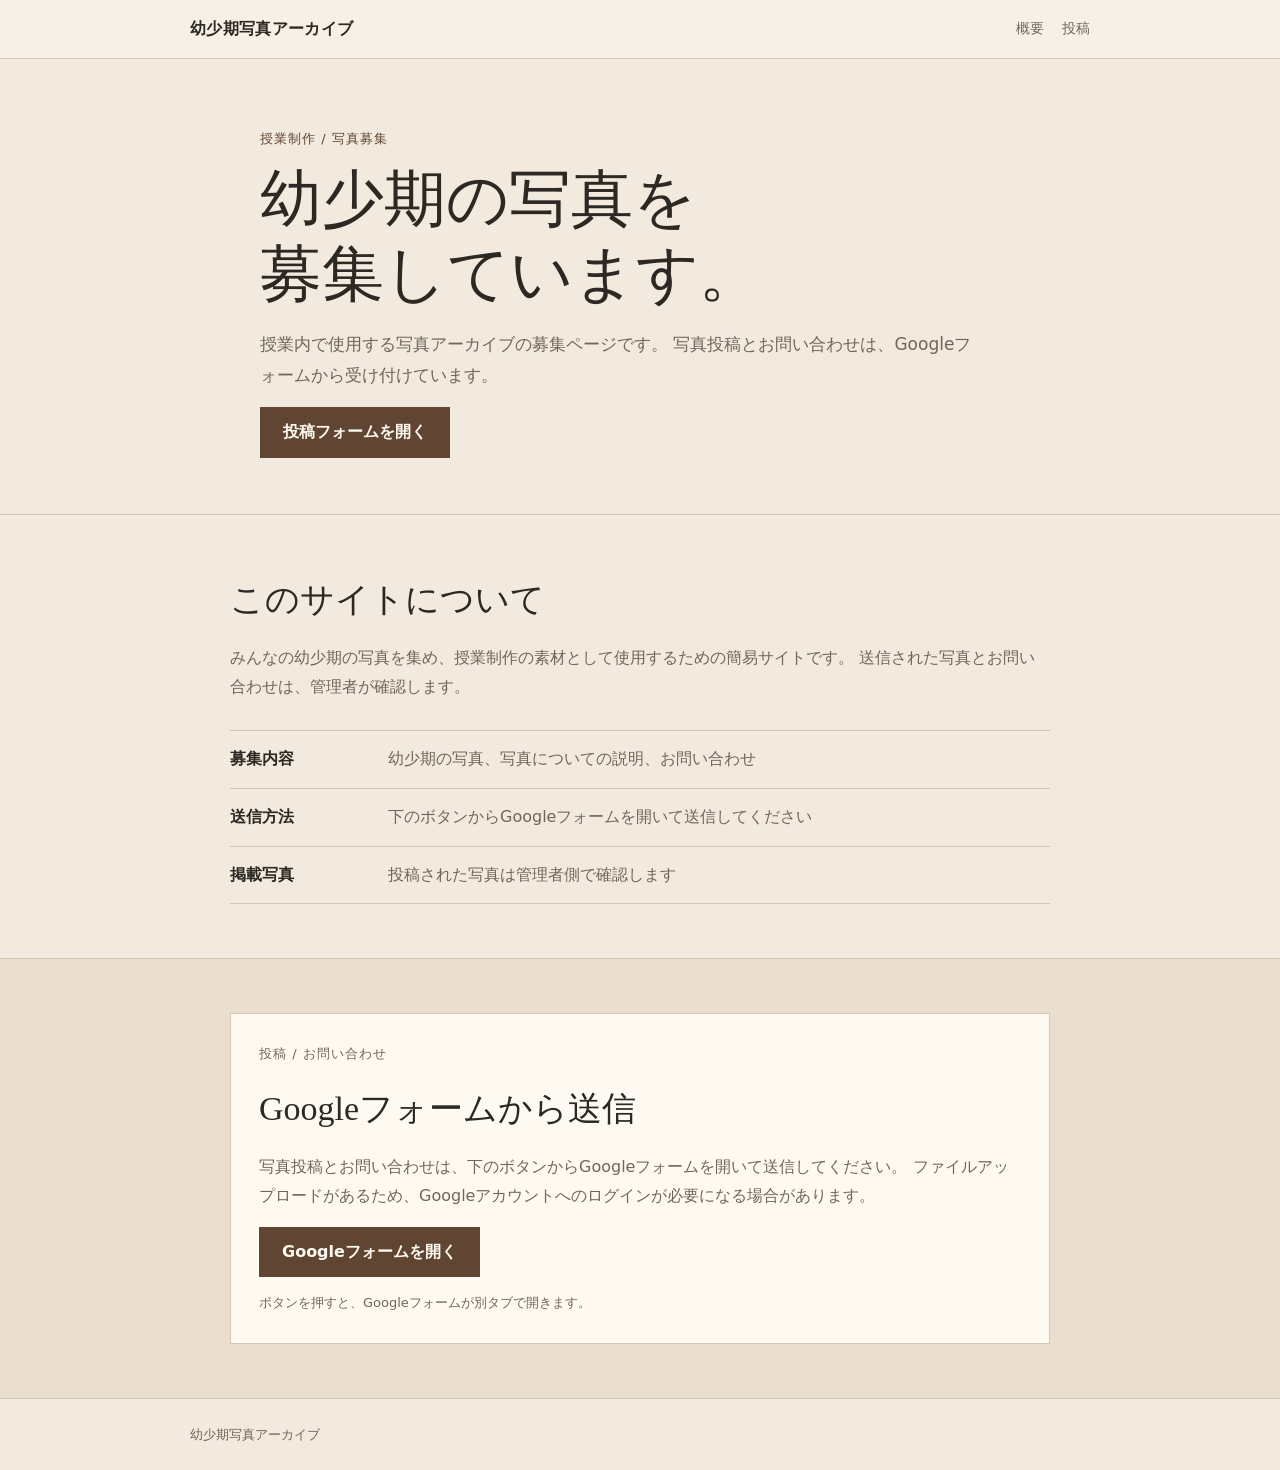
<file: index.html>
<!doctype html>
<html lang="ja">
<head>
  <meta charset="utf-8">
  <meta name="viewport" content="width=device-width, initial-scale=1">
  <title>幼少期写真アーカイブ</title>
  <meta name="description" content="授業制作で使用する幼少期写真の募集ページです。">
  <link rel="stylesheet" href="./style.css">
</head>
<body>
  <header class="site-header">
    <div class="container header-inner">
      <a class="site-title" href="#top">幼少期写真アーカイブ</a>
      <nav class="nav" aria-label="ページ内メニュー">
        <a href="#about">概要</a>
        <a href="#post">投稿</a>
      </nav>
    </div>
  </header>

  <main id="top">
    <section class="hero">
      <div class="container hero-inner">
        <p class="small-label">授業制作 / 写真募集</p>
        <h1>幼少期の写真を<br>募集しています。</h1>
        <p class="lead">
          授業内で使用する写真アーカイブの募集ページです。
          写真投稿とお問い合わせは、Googleフォームから受け付けています。
        </p>
        <a class="button" id="openFormTop" href="#post">投稿フォームを開く</a>
      </div>
    </section>

    <section id="about" class="section">
      <div class="container text-block">
        <h2>このサイトについて</h2>
        <p>
          みんなの幼少期の写真を集め、授業制作の素材として使用するための簡易サイトです。
          送信された写真とお問い合わせは、管理者が確認します。
        </p>
        <dl class="info-list">
          <div>
            <dt>募集内容</dt>
            <dd>幼少期の写真、写真についての説明、お問い合わせ</dd>
          </div>
          <div>
            <dt>送信方法</dt>
            <dd>下のボタンからGoogleフォームを開いて送信してください</dd>
          </div>
          <div>
            <dt>掲載写真</dt>
            <dd>投稿された写真は管理者側で確認します</dd>
          </div>
        </dl>
      </div>
    </section>

    <section id="post" class="section post-section">
      <div class="container form-box">
        <p class="small-label">投稿 / お問い合わせ</p>
        <h2>Googleフォームから送信</h2>
        <p>
          写真投稿とお問い合わせは、下のボタンからGoogleフォームを開いて送信してください。
          ファイルアップロードがあるため、Googleアカウントへのログインが必要になる場合があります。
        </p>
        <a class="button" id="openFormMain" href="#">Googleフォームを開く</a>
        <p class="form-status" id="formStatus">フォームURLを確認しています。</p>
      </div>
    </section>
  </main>

  <footer class="footer">
    <div class="container">
      <p>幼少期写真アーカイブ</p>
    </div>
  </footer>

  <script src="./site-config.js"></script>
  <script src="./script.js"></script>
</body>
</html>
</file>
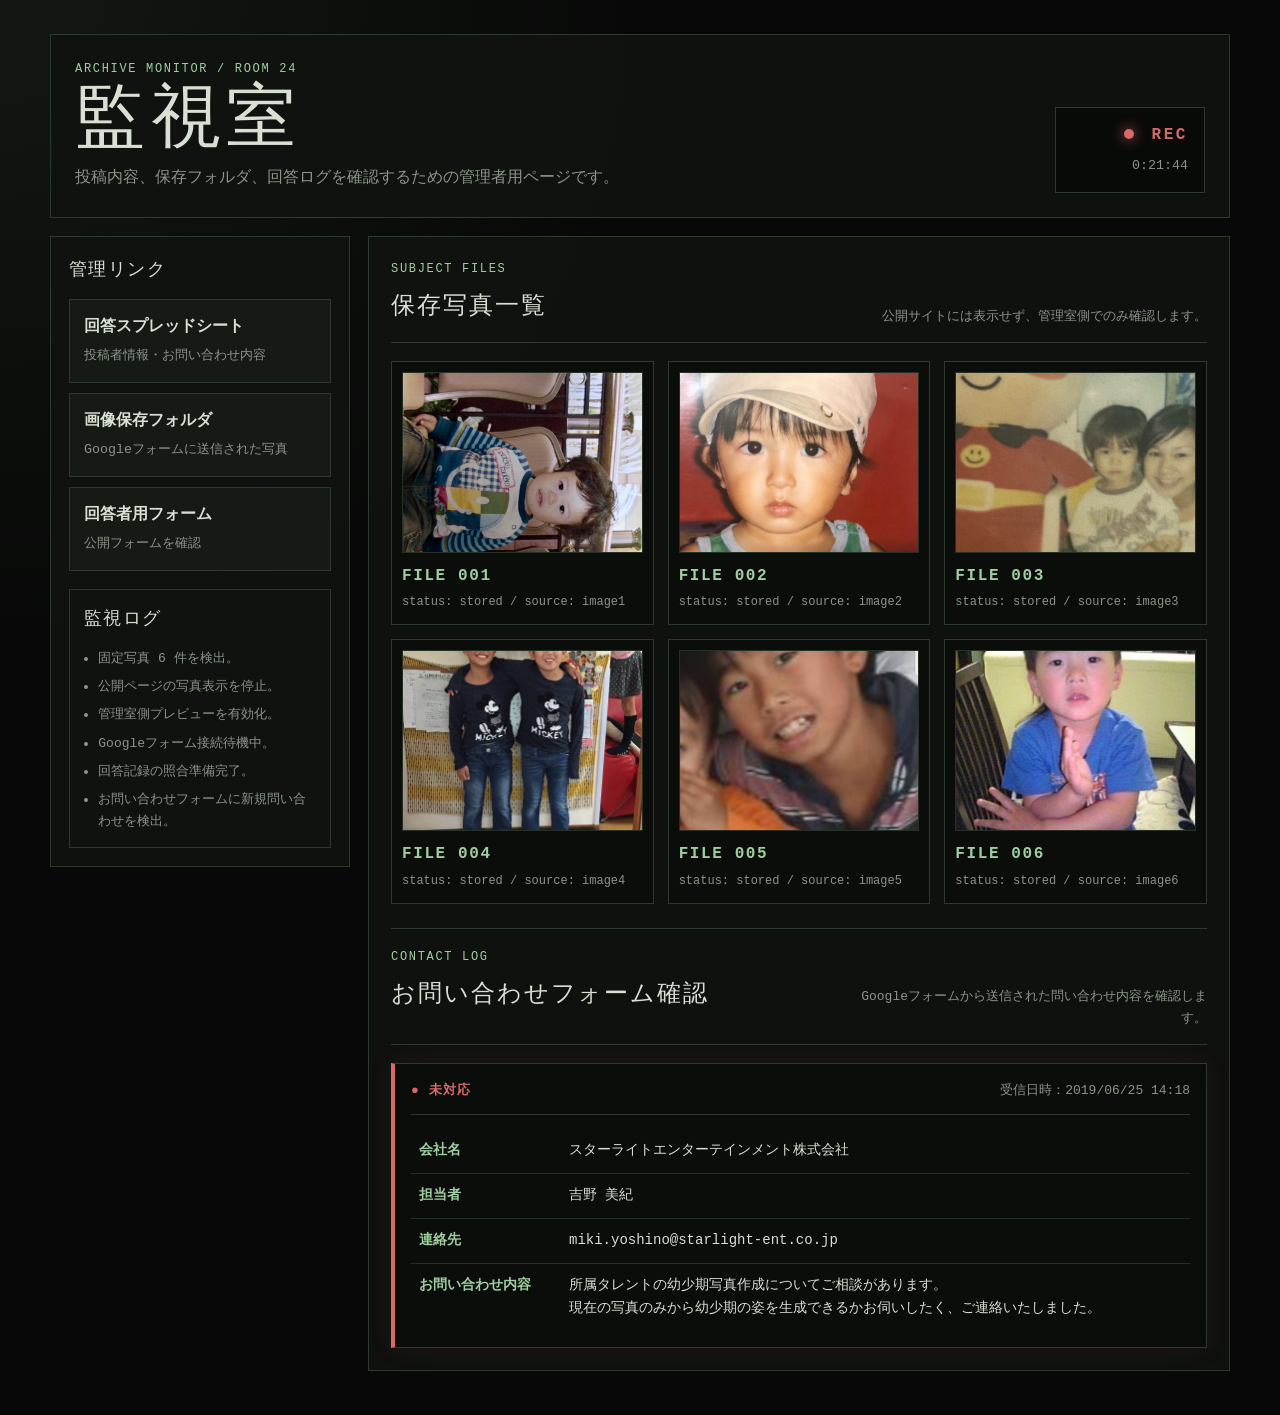
<file: admin/index.html>
<!doctype html>
<html lang="ja">
<head>
  <meta charset="utf-8">
  <meta name="viewport" content="width=device-width, initial-scale=1">
  <title>管理室 | 幼少期写真アーカイブ</title>
  <link rel="stylesheet" href="./style.css">
</head>
<body>
  <main class="watch-page">
    <section class="watch-header" aria-label="監視室ヘッダー">
      <div>
        <p class="label">ARCHIVE MONITOR / ROOM 24</p>
        <h1>監視室</h1>
        <p class="lead">投稿内容、保存フォルダ、回答ログを確認するための管理者用ページです。</p>
      </div>
      <div class="status-box" aria-label="監視状態">
        <span class="rec-dot"></span>
        <strong>REC</strong>
        <small id="currentTime">--:--:--</small>
      </div>
    </section>

    <section class="grid-layout">
      <aside class="side-panel" aria-label="管理リンク">
        <h2>管理リンク</h2>
        <a class="admin-link" id="openSheet" href="#">
          <span>回答スプレッドシート</span>
          <small>投稿者情報・お問い合わせ内容</small>
        </a>
        <a class="admin-link" id="openDrive" href="#">
          <span>画像保存フォルダ</span>
          <small>Googleフォームに送信された写真</small>
        </a>
        <a class="admin-link" id="openForm" href="#">
          <span>回答者用フォーム</span>
          <small>公開フォームを確認</small>
        </a>

        <div class="watch-card compact">
          <h2>監視ログ</h2>
          <ul class="log-list" id="watchLogs">
            <li>画像カードを展開しました。</li>
            <li>回答リンクを待機中。</li>
            <li>外部フォーム接続を確認中。</li>
          </ul>
        </div>
      </aside>

      <section class="main-panel" aria-label="写真監視エリア">
        <div class="section-head">
          <div>
            <p class="label">SUBJECT FILES</p>
            <h2>保存写真一覧</h2>
          </div>
          <p class="note">公開サイトには表示せず、管理室側でのみ確認します。</p>
        </div>

        <div class="photo-grid" aria-label="管理者用写真一覧">
          <article class="photo-card">
            <div class="photo-frame"><img src="../assets/images/image1.jpg" alt="管理用写真 1"></div>
            <p class="photo-id">FILE 001</p>
            <p class="photo-meta">status: stored / source: image1</p>
          </article>
          <article class="photo-card">
            <div class="photo-frame"><img src="../assets/images/image2.jpg" alt="管理用写真 2"></div>
            <p class="photo-id">FILE 002</p>
            <p class="photo-meta">status: stored / source: image2</p>
          </article>
          <article class="photo-card">
            <div class="photo-frame"><img src="../assets/images/image3.jpg" alt="管理用写真 3"></div>
            <p class="photo-id">FILE 003</p>
            <p class="photo-meta">status: stored / source: image3</p>
          </article>
          <article class="photo-card">
            <div class="photo-frame"><img src="../assets/images/image4.jpg" alt="管理用写真 4"></div>
            <p class="photo-id">FILE 004</p>
            <p class="photo-meta">status: stored / source: image4</p>
          </article>
          <article class="photo-card">
            <div class="photo-frame"><img src="../assets/images/image5.jpg" alt="管理用写真 5"></div>
            <p class="photo-id">FILE 005</p>
            <p class="photo-meta">status: stored / source: image5</p>
          </article>
          <article class="photo-card">
            <div class="photo-frame"><img src="../assets/images/image6.jpg" alt="管理用写真 6"></div>
            <p class="photo-id">FILE 006</p>
            <p class="photo-meta">status: stored / source: image6</p>
          </article>
        </div>

        <div id="contactCheck"></div>
      </section>
    </section>
  </main>

  <script src="../site-config.js"></script>
  <script src="./admin.js"></script>
</body>
</html>
</file>
<file: style.css>
:root {
  --bg: #f2eadf;
  --paper: #fffaf1;
  --text: #2c2823;
  --sub: #70665b;
  --line: #d4c6b5;
  --accent: #604632;
}

* { box-sizing: border-box; }
html { scroll-behavior: smooth; }
body {
  margin: 0;
  color: var(--text);
  background: var(--bg);
  font-family: system-ui, -apple-system, BlinkMacSystemFont, "Segoe UI", sans-serif;
  line-height: 1.8;
}
a { color: inherit; }

.container {
  width: min(100% - 32px, 900px);
  margin: 0 auto;
}

.site-header {
  border-bottom: 1px solid var(--line);
  background: #f7f0e7;
}
.header-inner {
  min-height: 58px;
  display: flex;
  justify-content: space-between;
  align-items: center;
  gap: 20px;
}
.site-title {
  font-weight: 700;
  text-decoration: none;
  letter-spacing: .02em;
}
.nav {
  display: flex;
  gap: 18px;
  font-size: 14px;
  color: var(--sub);
}
.nav a { text-decoration: none; }
.nav a:hover { text-decoration: underline; }

.hero {
  padding: 68px 0 56px;
  border-bottom: 1px solid var(--line);
}
.hero-inner { max-width: 760px; }
.small-label {
  margin: 0 0 12px;
  color: var(--accent);
  font-size: 13px;
  letter-spacing: .08em;
}
h1, h2, p { margin-top: 0; }
h1 {
  margin-bottom: 18px;
  font-family: "Yu Mincho", "Hiragino Mincho ProN", serif;
  font-size: clamp(38px, 7vw, 62px);
  line-height: 1.2;
  font-weight: 500;
}
h2 {
  margin-bottom: 14px;
  font-family: "Yu Mincho", "Hiragino Mincho ProN", serif;
  font-size: clamp(26px, 4vw, 34px);
  font-weight: 500;
}
.lead {
  max-width: 720px;
  color: var(--sub);
  font-size: 17px;
}

.button {
  display: inline-flex;
  align-items: center;
  justify-content: center;
  min-height: 44px;
  padding: 10px 22px;
  color: #fffaf1;
  background: var(--accent);
  border: 1px solid var(--accent);
  text-decoration: none;
  font-weight: 700;
}
.button:hover { opacity: .88; }

.section { padding: 54px 0; }
.text-block { max-width: 820px; }
.text-block p { color: var(--sub); }
.info-list {
  margin: 28px 0 0;
  border-top: 1px solid var(--line);
}
.info-list div {
  display: grid;
  grid-template-columns: 140px 1fr;
  gap: 18px;
  padding: 14px 0;
  border-bottom: 1px solid var(--line);
}
.info-list dt { font-weight: 700; }
.info-list dd { margin: 0; color: var(--sub); }

.post-section {
  background: #eadfce;
  border-top: 1px solid var(--line);
}
.form-box {
  max-width: 820px;
  padding: 28px;
  background: var(--paper);
  border: 1px solid var(--line);
}
.form-box p { color: var(--sub); }
.form-status {
  margin: 14px 0 0;
  font-size: 13px;
}

.footer {
  padding: 24px 0;
  border-top: 1px solid var(--line);
  color: var(--sub);
  font-size: 13px;
}
.footer p { margin: 0; }

@media (max-width: 720px) {
  .header-inner {
    align-items: flex-start;
    height: auto;
    padding: 16px 0;
    flex-direction: column;
  }
  .nav { gap: 14px; }
  .hero { padding: 52px 0 42px; }
  .info-list div { grid-template-columns: 1fr; gap: 4px; }
}

@media (max-width: 480px) {
  .form-box { padding: 22px; }
}
</file>
<file: admin/style.css>
:root {
  --bg: #070807;
  --panel: #101310;
  --panel2: #151a15;
  --text: #d8e0d4;
  --sub: #8a9588;
  --line: #2e392f;
  --green: #9fcea0;
  --red: #d96868;
}

* { box-sizing: border-box; }
body {
  margin: 0;
  min-height: 100vh;
  color: var(--text);
  background:
    radial-gradient(circle at top left, rgba(159,206,160,.08), transparent 34%),
    var(--bg);
  font-family: "Consolas", "Menlo", "Yu Gothic", monospace;
  line-height: 1.7;
}
a { color: inherit; }
img { display: block; max-width: 100%; }

.watch-page {
  width: min(100% - 28px, 1180px);
  margin: 0 auto;
  padding: 34px 0 44px;
}
.watch-header {
  display: flex;
  justify-content: space-between;
  align-items: flex-end;
  gap: 24px;
  padding: 24px;
  background: rgba(16,19,16,.94);
  border: 1px solid var(--line);
}
.label {
  margin: 0 0 8px;
  color: var(--green);
  font-size: 12px;
  letter-spacing: .14em;
}
h1, h2, p { margin-top: 0; }
h1 {
  margin-bottom: 8px;
  font-size: clamp(38px, 7vw, 70px);
  line-height: 1;
  letter-spacing: .08em;
  font-weight: 500;
}
h2 {
  margin-bottom: 14px;
  font-size: 18px;
  font-weight: 500;
  letter-spacing: .08em;
}
.lead { margin-bottom: 0; color: var(--sub); }
.status-box {
  min-width: 150px;
  padding: 14px 16px;
  border: 1px solid var(--line);
  background: #080a08;
  text-align: right;
}
.rec-dot {
  display: inline-block;
  width: 10px;
  height: 10px;
  margin-right: 8px;
  border-radius: 50%;
  background: var(--red);
  box-shadow: 0 0 14px var(--red);
}
.status-box strong { color: var(--red); letter-spacing: .16em; }
.status-box small { display: block; color: var(--sub); margin-top: 6px; }

.grid-layout {
  display: grid;
  grid-template-columns: 300px 1fr;
  gap: 18px;
  margin-top: 18px;
}
.side-panel,
.main-panel,
.watch-card {
  background: rgba(16,19,16,.94);
  border: 1px solid var(--line);
}
.side-panel { padding: 18px; align-self: start; }
.main-panel { padding: 22px; }

.admin-link {
  display: block;
  padding: 14px;
  margin-bottom: 10px;
  text-decoration: none;
  border: 1px solid var(--line);
  background: var(--panel2);
}
.admin-link:hover {
  border-color: var(--green);
  background: #192018;
}
.admin-link span { display: block; font-weight: 700; }
.admin-link small { display: block; margin-top: 4px; color: var(--sub); }

.watch-card.compact {
  margin-top: 18px;
  padding: 14px;
}
.log-list {
  margin: 0;
  padding-left: 1.1em;
  color: var(--sub);
  font-size: 13px;
}
.log-list li + li { margin-top: 6px; }

.section-head {
  display: flex;
  justify-content: space-between;
  gap: 18px;
  align-items: flex-end;
  margin-bottom: 18px;
  border-bottom: 1px solid var(--line);
  padding-bottom: 14px;
}
.section-head h2 { margin-bottom: 0; font-size: 24px; }
.note {
  max-width: 360px;
  margin-bottom: 0;
  color: var(--sub);
  font-size: 13px;
  text-align: right;
}
.photo-grid {
  display: grid;
  grid-template-columns: repeat(3, 1fr);
  gap: 14px;
}
.photo-card {
  margin: 0;
  padding: 10px 10px 12px;
  background: #0a0d0a;
  border: 1px solid var(--line);
}
.photo-frame {
  border: 1px solid #263126;
  background: #050605;
  overflow: hidden;
}
.photo-frame img {
  width: 100%;
  aspect-ratio: 4 / 3;
  object-fit: cover;
}
.photo-id {
  margin: 10px 0 2px;
  color: var(--green);
  font-weight: 700;
  letter-spacing: .1em;
}
.photo-meta {
  margin-bottom: 0;
  color: var(--sub);
  font-size: 12px;
}

@media (max-width: 900px) {
  .grid-layout { grid-template-columns: 1fr; }
  .photo-grid { grid-template-columns: repeat(2, 1fr); }
  .section-head { align-items: flex-start; flex-direction: column; }
  .note { text-align: left; }
}
@media (max-width: 520px) {
  .watch-header { align-items: flex-start; flex-direction: column; }
  .status-box { text-align: left; }
  .photo-grid { grid-template-columns: 1fr; }
}


/* お問い合わせフォーム確認 */
.contact-section {
  margin-top: 24px;
  padding-top: 18px;
  border-top: 1px solid var(--line);
}

.contact-section h2 {
  margin-bottom: 14px;
  color: var(--text);
}

.contact-card {
  background: #0a0d0a;
  border: 1px solid var(--line);
  border-left: 4px solid var(--red);
  padding: 16px;
  box-shadow: 0 0 26px rgba(217, 104, 104, .08);
}

.contact-header {
  display: flex;
  justify-content: space-between;
  gap: 14px;
  align-items: center;
  margin-bottom: 14px;
  padding-bottom: 12px;
  border-bottom: 1px solid var(--line);
  font-size: 13px;
}

.status {
  color: var(--red);
  font-weight: 700;
  letter-spacing: .08em;
}

.date {
  color: var(--sub);
}

.contact-table {
  width: 100%;
  border-collapse: collapse;
  font-size: 14px;
}

.contact-table th,
.contact-table td {
  padding: 10px 8px;
  border-bottom: 1px solid #223024;
  vertical-align: top;
}

.contact-table th {
  width: 150px;
  color: var(--green);
  text-align: left;
  font-weight: 700;
}

.contact-table td {
  color: var(--text);
}

.contact-table tr:last-child th,
.contact-table tr:last-child td {
  border-bottom: none;
}

@media (max-width: 520px) {
  .contact-header {
    align-items: flex-start;
    flex-direction: column;
  }

  .contact-table th,
  .contact-table td {
    display: block;
    width: 100%;
    padding: 8px 0;
  }

  .contact-table th {
    border-bottom: none;
    padding-bottom: 2px;
  }
}
</file>
